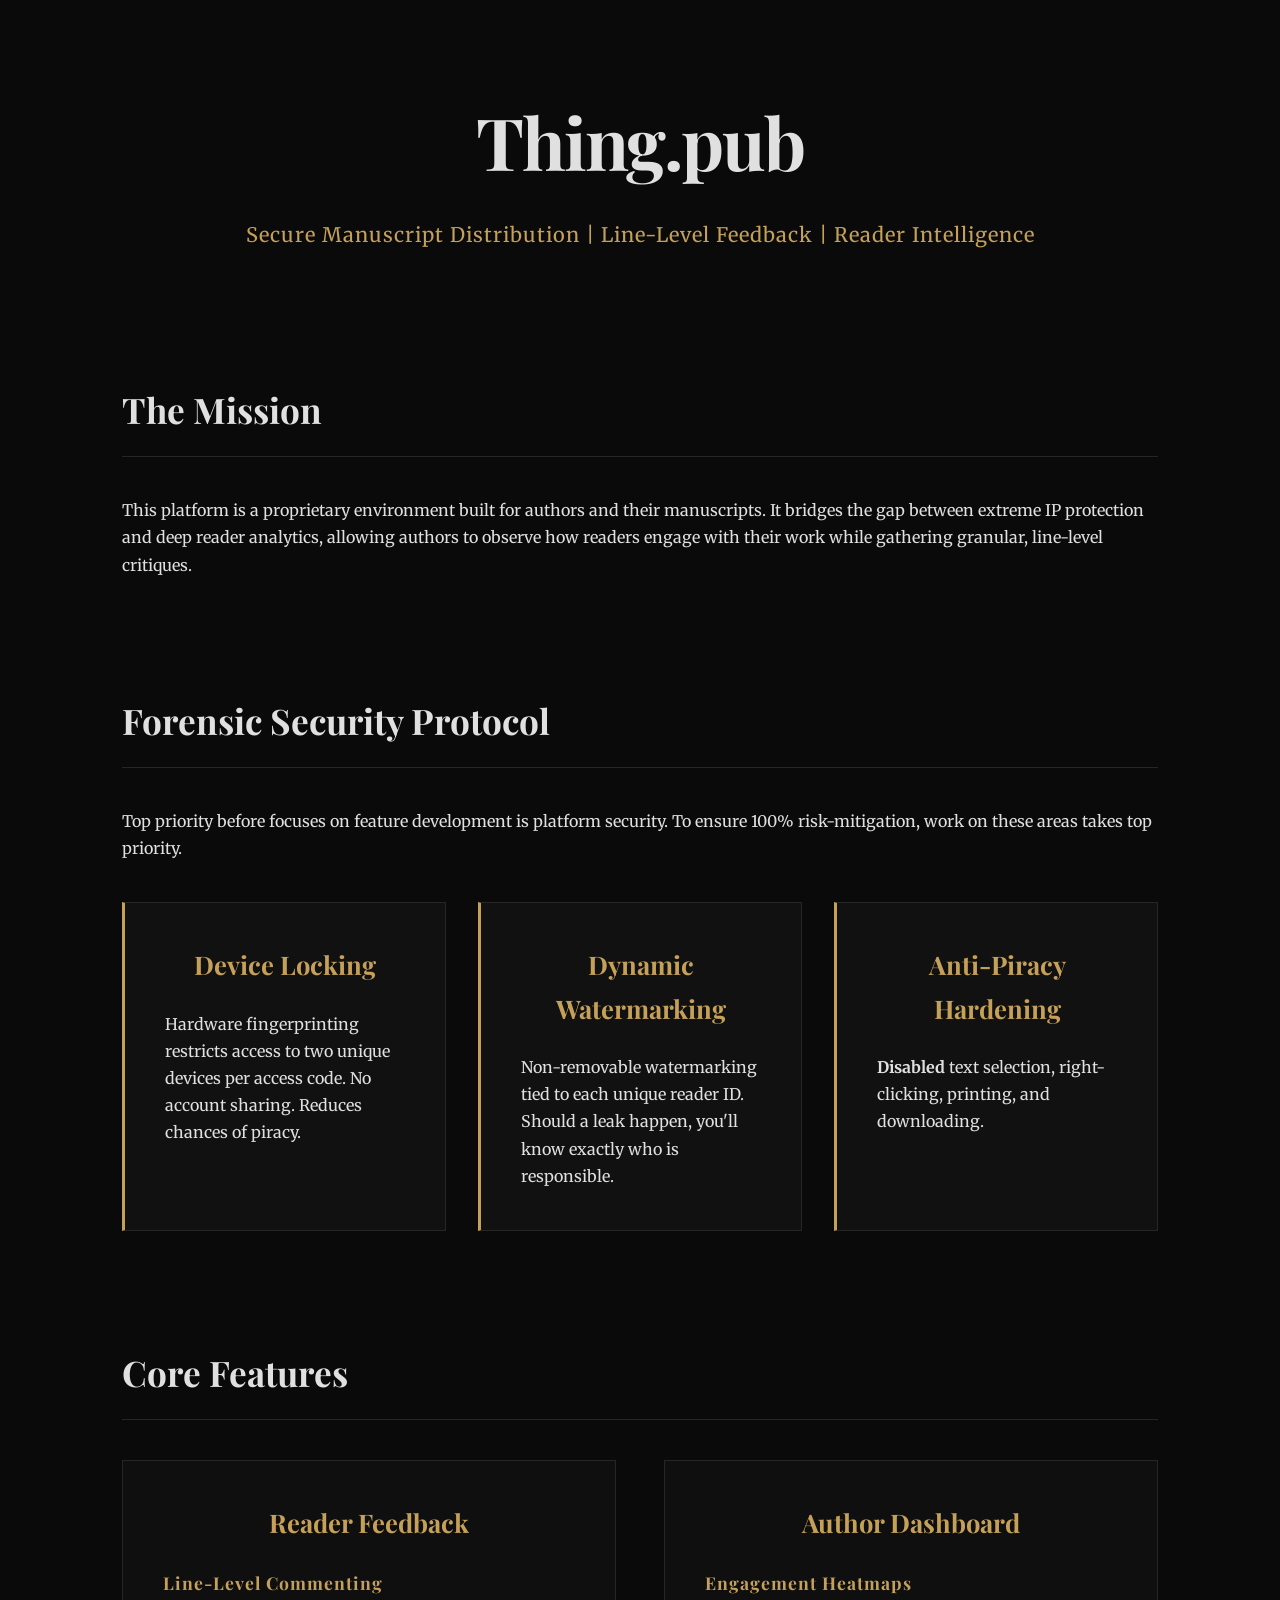
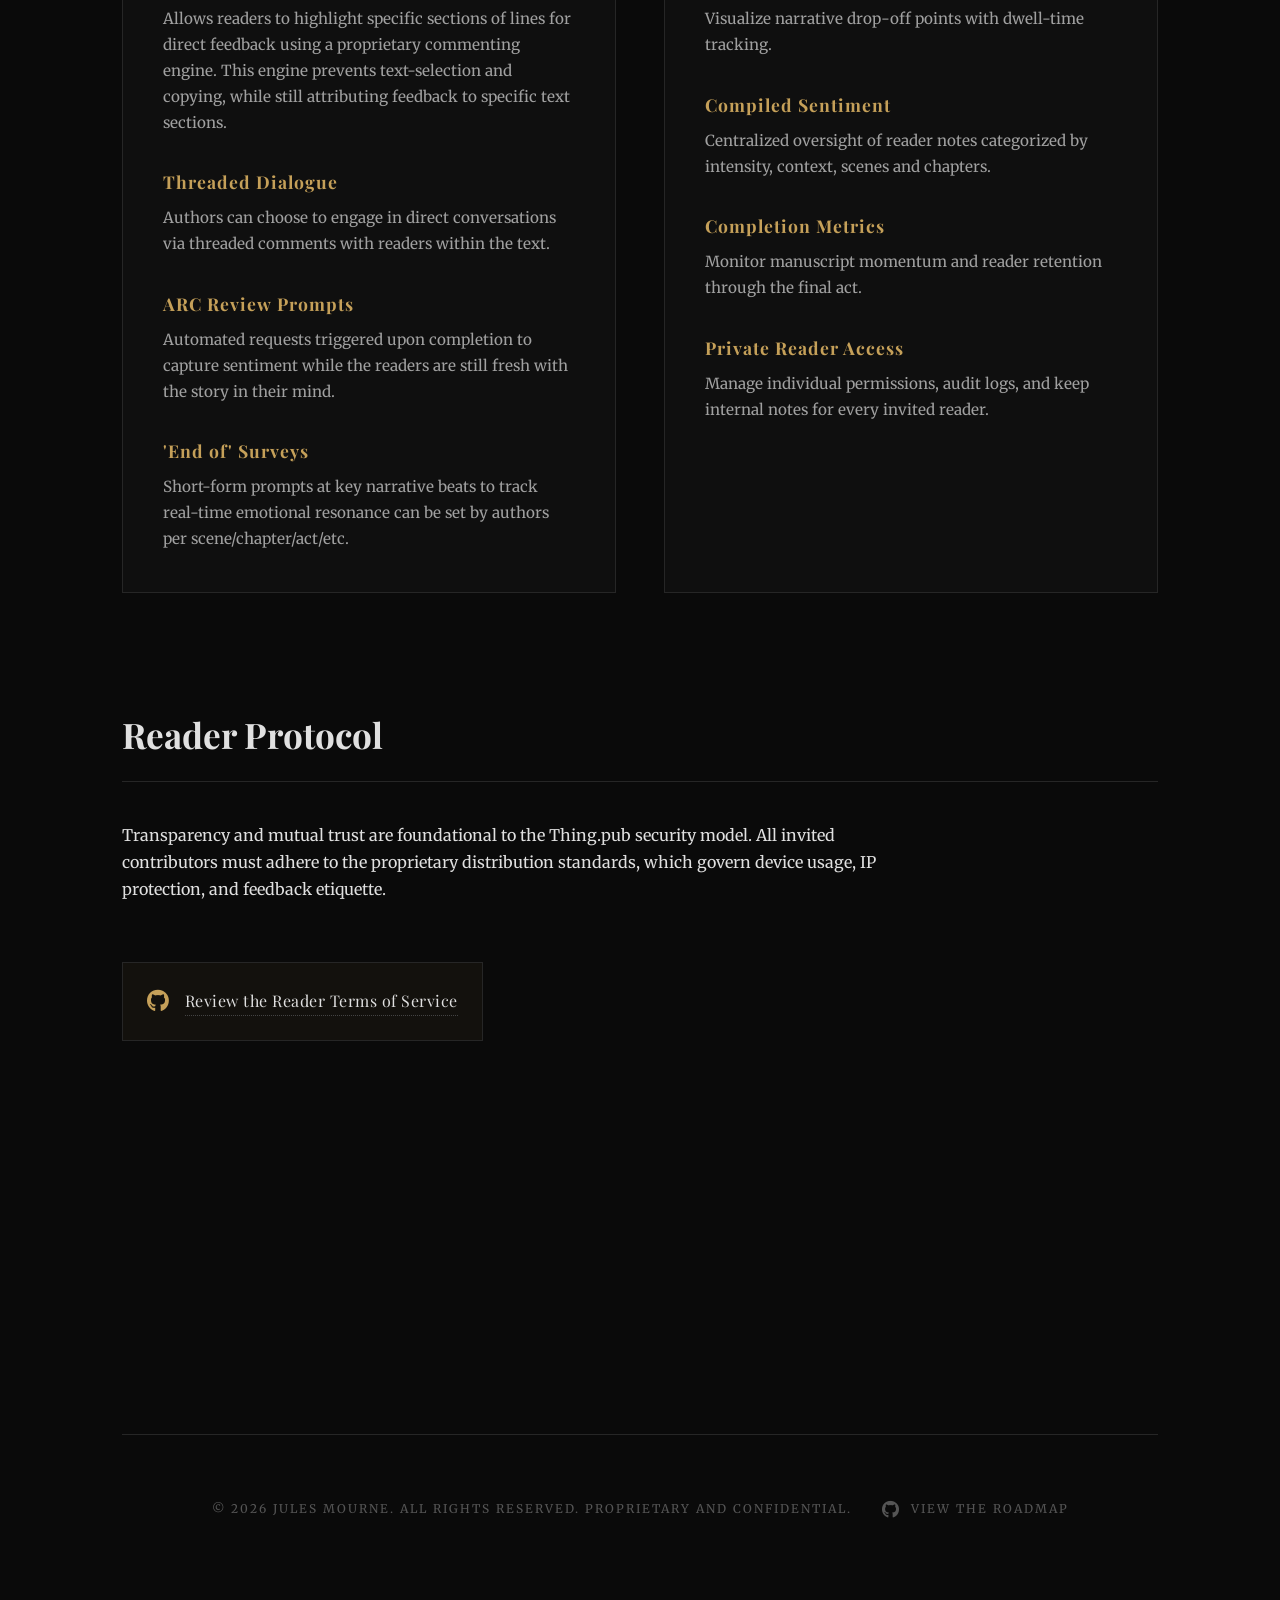
<file: landing/index.html>
<!DOCTYPE html>
<html lang="en">
<head>
    <meta charset="UTF-8">
    <meta name="viewport" content="width=device-width, initial-scale=1.0">
    <title>Thing.pub | Secure Manuscript Distribution</title>
    
    <link href="https://fonts.googleapis.com/css2?family=Merriweather:wght@300;400&family=Playfair+Display:wght@700&display=swap" rel="stylesheet">
    <link rel="stylesheet" href="https://cdnjs.cloudflare.com/ajax/libs/font-awesome/6.0.0/css/all.min.css">
    
    <style>
        :root {
            --bg-color: #0a0a0a;
            --card-bg: #141414;
            --text-primary: #e0e0e0;
            --text-secondary: #a0a0a0;
            --accent-color: #c5a059; 
            --border-color: #262626;
            --serif-header: 'Playfair Display', serif;
            --serif-body: 'Merriweather', serif;
        }

        * { box-sizing: border-box; margin: 0; padding: 0; }

        body {
            background-color: var(--bg-color);
            color: var(--text-primary);
            font-family: var(--serif-body);
            line-height: 1.7;
            -webkit-font-smoothing: antialiased;
        }

        .container {
            max-width: 1100px;
            margin: 0 auto;
            padding: 5rem 2rem;
        }

        header { text-align: center; margin-bottom: 8rem; }

        h1 {
            font-family: var(--serif-header);
            font-size: clamp(3rem, 8vw, 4.5rem);
            margin-bottom: 1rem;
            letter-spacing: -2px;
        }

        .tagline {
            font-style: none;
            color: var(--accent-color);
            font-size: 1.25rem;
            letter-spacing: 1px;
        }

        h2 {
            font-family: var(--serif-header);
            font-size: 2.2rem;
            margin-bottom: 2.5rem;
            border-bottom: 1px solid var(--border-color);
            padding-bottom: 1rem;
        }

        h3 {
            font-family: var(--serif-header);
            color: var(--accent-color);
            margin-bottom: 1.5rem;
            font-size: 1.6rem;
            text-align: center;
        }

        .section { margin-bottom: 7rem; }

        /* Section 1: Security Priority */
        .section h2 + p {
            margin-bottom: 2.5rem;
        }
        .security-grid {
            display: grid;
            grid-template-columns: repeat(auto-fit, minmax(300px, 1fr));
            gap: 2rem;
            margin-bottom: 4rem;
        }

        .security-card {
            background: #111;
            padding: 2.5rem;
            border: 1px solid var(--border-color);
            border-left: 3px solid var(--accent-color);
        }

        /* Section 2: Split Categories */
        .category-columns {
            display: grid;
            grid-template-columns: 1fr 1fr;
            gap: 3rem;
        }

        .column-box {
            background: rgba(255, 255, 255, 0.02);
            padding: 2.5rem;
            border: 1px solid var(--border-color);
        }

        .feature-item {
            margin-bottom: 2rem;
        }

        .feature-item:last-child { margin-bottom: 0; }

        .feature-item strong {
            display: block;
            color: var(--accent-color);
            font-family: var(--serif-header);
            font-size: 1.1rem;
            margin-bottom: 0.5rem;
            text-transform: none;
            letter-spacing: 1px;
        }

        .feature-item p {
            font-size: 0.95rem;
            color: var(--text-secondary);
            margin: 0;
        }

        /* Reader Info Styles */
        .protocol-content {
            max-width: 800px;
        }

        .legal-action {
            margin-top: 2rem;
            padding: 1.5rem;
            background: rgba(197, 160, 89, 0.05);
            border: 1px solid var(--border-color);
            display: inline-block;
        }

        .legal-link {
            color: var(--text-primary);
            text-decoration: none;
            display: flex;
            align-items: center;
            gap: 15px;
            font-size: 1rem;
            font-family: var(--serif-header);
            letter-spacing: 0.5px;
            transition: all 0.3s ease;
        }

        .legal-link i {
            font-size: 1.4rem;
            color: var(--accent-color);
        }

        .legal-link:hover {
            color: var(--accent-color);
            transform: translateX(5px);
        }

        .legal-link span {
            border-bottom: 1px dotted #444;
        }

        .legal-link:hover span {
            border-bottom-color: var(--accent-color);
        }
        /* CTA Area */
        .cta-container {
            text-align: center;
            padding: 5rem 2rem;
            border: 1px solid var(--border-color);
            background: linear-gradient(180deg, var(--bg-color) 0%, #111 100%);
            margin-top: 4rem;
        }

        .cta-buttons {
            display: flex;
            justify-content: center;
            gap: 20px;
            flex-wrap: wrap;
            margin-top: 3rem;
        }

        .btn {
            display: inline-flex;
            align-items: center;
            justify-content: center;
            padding: 1.1rem 2.8rem;
            text-decoration: none;
            text-transform: uppercase;
            letter-spacing: 2px;
            font-size: 0.85rem;
            transition: all 0.3s ease;
        }

        .btn-primary { background: var(--accent-color); color: #000; }
        .btn-secondary { border: 1px solid #444; color: #fff; }
        .btn-secondary:hover { background: #fff; color: #000; }

        footer {
            margin-top: 6rem;
            padding: 4rem 0;
            border-top: 1px solid var(--border-color);
        }

        .footer-content {
            display: flex;
            justify-content: center;
            align-items: center;
            gap: 30px;
            color: #555;
            font-size: 0.75rem;
            letter-spacing: 2px;
        }

        .footer-roadmap {
            color: #555;
            text-decoration: none;
            display: flex;
            align-items: center;
            gap: 10px;
            transition: all 0.3s ease;
            text-transform: uppercase;
        }

        .footer-roadmap i {
            font-size: 1.1rem;
        }

        .footer-roadmap span {
            border-bottom: 1px solid transparent;
        }

        .footer-roadmap:hover {
            color: var(--accent-color);
        }

        .footer-roadmap:hover span {
            border-bottom-color: var(--accent-color);
        }

        /* Mobile Responsiveness */
        @media (max-width: 850px) {
            .footer-content {
                flex-direction: column;
                gap: 20px;
                text-align: center;
            }
        }

    </style>
</head>
<body>

    <div class="container">
        <header>
            <h1>Thing.pub</h1>
            <p class="tagline">Secure Manuscript Distribution | Line-Level Feedback | Reader Intelligence</p>
        </header>

        <section class="section">
            <h2>The Mission</h2>
            <p>This platform is a proprietary environment built for authors and their manuscripts. It bridges the gap between extreme IP protection and deep reader analytics, allowing authors to observe how readers engage with their work while gathering granular, line-level critiques.</p>
        </section>

        <section class="section">
            <h2>Forensic Security Protocol</h2>
            <p>Top priority before focuses on feature development is platform security. To ensure 100% risk-mitigation, work on these areas takes top priority.</p>
            <div class="security-grid">
                <div class="security-card">
                    <h3>Device Locking</h3>
                    <p>Hardware fingerprinting restricts access to two unique devices per access code. No account sharing. Reduces chances of piracy.</p>
                </div>
                <div class="security-card">
                    <h3>Dynamic Watermarking</h3>
                    <p>Non-removable watermarking tied to each unique reader ID. Should a leak happen, you'll know exactly who is responsible.</p>
                </div>
                <div class="security-card">
                    <h3>Anti-Piracy Hardening</h3>
                    <p><strong>Disabled</strong> text selection, right-clicking, printing, and downloading.</p>
                </div>
            </div>
        </section>

        <section class="section">
            <h2>Core Features</h2>
            <div class="category-columns">
                
                <div class="column-box">
                    <h3>Reader Feedback</h3>
                    <div class="feature-item">
                        <strong>Line-Level Commenting</strong>
                        <p>Allows readers to highlight specific sections of lines for direct feedback using a proprietary commenting engine. This engine prevents text-selection and copying, while still attributing feedback to specific text sections.</p>
                    </div>
                    <div class="feature-item">
                        <strong>Threaded Dialogue</strong>
                        <p>Authors can choose to engage in direct conversations via threaded comments with readers within the text.</p>
                    </div>
                    <div class="feature-item">
                        <strong>ARC Review Prompts</strong>
                        <p>Automated requests triggered upon completion to capture sentiment while the readers are still fresh with the story in their mind.</p>
                    </div>
                    <div class="feature-item">
                        <strong>'End of' Surveys</strong>
                        <p>Short-form prompts at key narrative beats to track real-time emotional resonance can be set by authors per scene/chapter/act/etc.</p>
                    </div>
                </div>

                <div class="column-box">
                    <h3>Author Dashboard</h3>
                    <div class="feature-item">
                        <strong>Engagement Heatmaps</strong>
                        <p>Visualize narrative drop-off points with dwell-time tracking.</p>
                    </div>
                    <div class="feature-item">
                        <strong>Compiled Sentiment</strong>
                        <p>Centralized oversight of reader notes categorized by intensity, context, scenes and chapters.</p>
                    </div>
                    <div class="feature-item">
                        <strong>Completion Metrics</strong>
                        <p>Monitor manuscript momentum and reader retention through the final act.</p>
                    </div>
                    <div class="feature-item">
                        <strong>Private Reader Access</strong>
                        <p>Manage individual permissions, audit logs, and keep internal notes for every invited reader.</p>
                    </div>
                </div>

            </div>
        </section>

        <section class="section">
            <h2>Reader Protocol</h2>
            <div class="protocol-content">
                <p>Transparency and mutual trust are foundational to the Thing.pub security model. All invited contributors must adhere to the proprietary distribution standards, which govern device usage, IP protection, and feedback etiquette.</p>
                <br>
                <div class="legal-action">
                    <a href="https://github.com/jmourne/Thing/blob/main/READER_TERMS.md" class="legal-link" target="_blank" rel="noopener">
                        <i class="fa-brands fa-github"></i> 
                        <span>Review the Reader Terms of Service</span>
                    </a>
                </div>
            </div>
        </section>

        <iframe data-tally-src="https://tally.so/embed/GxDgYZ?alignLeft=1&hideTitle=1&transparentBackground=1&dynamicHeight=1" loading="lazy" width="100%" height="177" frameborder="0" marginheight="0" marginwidth="0" title="Thing.pub Early Adopter"></iframe>
        <script>var d=document,w="https://tally.so/widgets/embed.js",v=function(){"undefined"!=typeof Tally?Tally.loadEmbeds():d.querySelectorAll("iframe[data-tally-src]:not([src])").forEach((function(e){e.src=e.dataset.tallySrc}))};if("undefined"!=typeof Tally)v();else if(d.querySelector('script[src="'+w+'"]')==null){var s=d.createElement("script");s.src=w,s.onload=v,s.onerror=v,d.body.appendChild(s);}</script>
        
        <footer>
            <div class="footer-content">
                <span>&copy; 2026 JULES MOURNE. ALL RIGHTS RESERVED. PROPRIETARY AND CONFIDENTIAL.</span>
                <a href="https://github.com/users/jmourne/projects/1" class="footer-roadmap" target="_blank">
                    <i class="fa-brands fa-github"></i>
                    <span>View the Roadmap</span>
                </a>
            </div>
        </footer>

</body>
</html>
</file>
